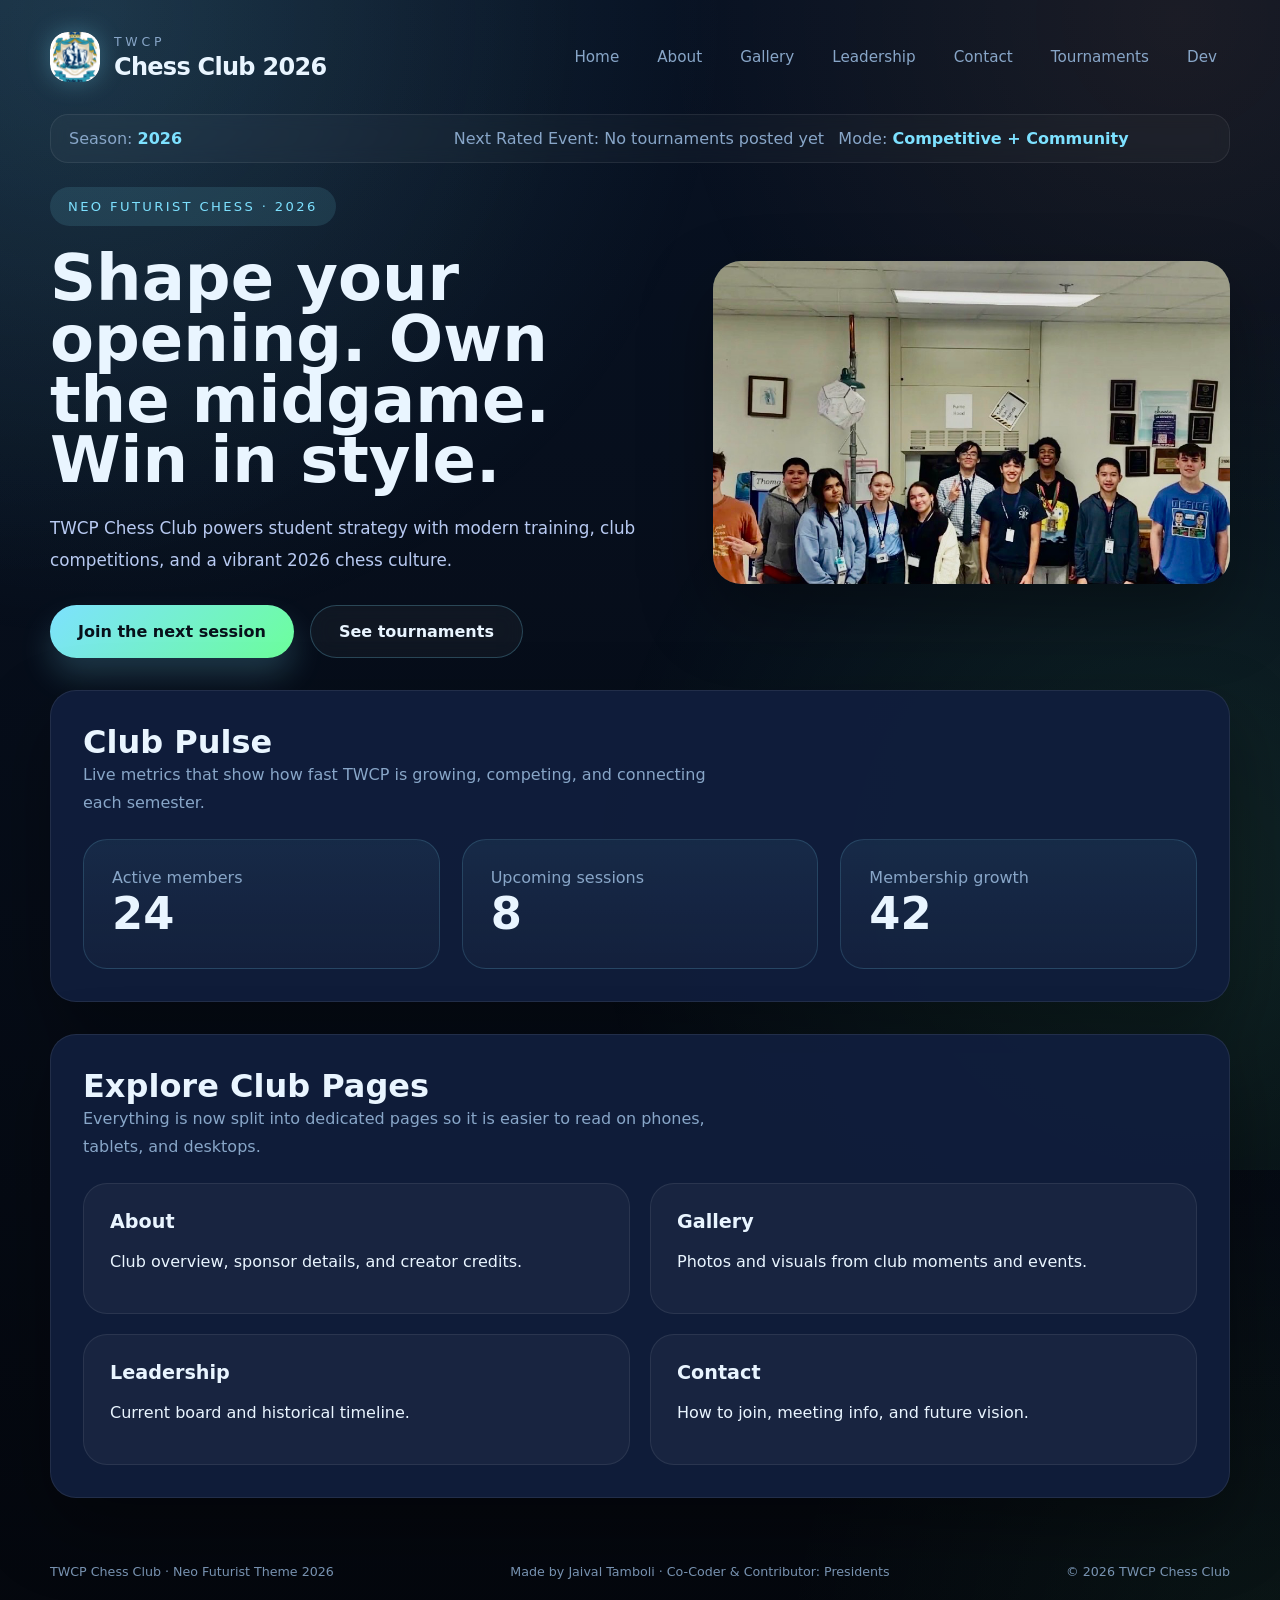
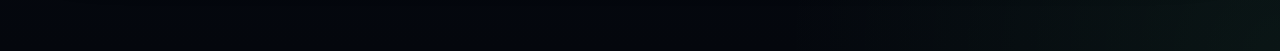
<file: index.html>
<!DOCTYPE html>
<html lang="en">
<head>
    <meta charset="UTF-8">
    <meta name="viewport" content="width=device-width, initial-scale=1.0">
    <title>TWCP Chess Club | Neo Futurist 2026</title>
    <meta name="description" content="TWCP Chess Club 2026: student-led chess training, tournaments, coaching, and club leadership at The Woodlands College Park.">
    <meta name="keywords" content="TWCP Chess Club, College Park Chess, student chess, school tournaments, chess club 2026">
    <meta name="author" content="TWCP Chess Club">
    <meta name="robots" content="index, follow, max-image-preview:large">
    <meta name="theme-color" content="#081223">
    <link rel="canonical" href="https://twcp-chess.github.io/">
    <meta property="og:type" content="website">
    <meta property="og:title" content="TWCP Chess Club | Neo Futurist 2026">
    <meta property="og:description" content="Join TWCP Chess Club for tournaments, training, and high-energy chess in 2026.">
    <meta property="og:url" content="https://twcp-chess.github.io/">
    <meta property="og:image" content="https://twcp-chess.github.io/assets/logo.png">
    <meta name="twitter:card" content="summary_large_image">
    <meta name="twitter:title" content="TWCP Chess Club | Neo Futurist 2026">
    <meta name="twitter:description" content="Student chess tournaments, growth, and community at TWCP in 2026.">
    <meta name="twitter:image" content="https://twcp-chess.github.io/assets/logo.png">
    <link rel="apple-touch-icon" sizes="180x180" href="apple-touch-icon.png">
    <link rel="icon" type="image/png" sizes="32x32" href="favicon-32x32.png">
    <link rel="icon" type="image/png" sizes="16x16" href="favicon-16x16.png">
    <link rel="manifest" href="site.webmanifest">
    <link rel="shortcut icon" href="favicon.ico">
    <link rel="stylesheet" href="styles.css">
    <script type="application/ld+json">
    {
      "@context": "https://schema.org",
      "@type": "SportsOrganization",
      "name": "TWCP Chess Club",
      "url": "https://twcp-chess.github.io/",
      "logo": "https://twcp-chess.github.io/assets/logo.png",
      "sport": "Chess",
      "email": "tphoward@conroeisd.net"
    }
    </script>
</head>
<body>
    <div class="ambient-glow"></div>
    <div class="page">
        <header class="site-header">
            <a class="brand" href="index.html">
                <span class="brand-mark"><img src="assets/logo.png" alt="TWCP Chess Club crest"></span>
                <span class="brand-title">
                    <small>TWCP</small>
                    <strong>Chess Club 2026</strong>
                </span>
            </a>
            <nav class="site-nav">
                <a href="index.html">Home</a>
                <a href="about.html">About</a>
                <a href="gallery.html">Gallery</a>
                <a href="leadership.html">Leadership</a>
                <a href="contact.html">Contact</a>
                <a href="tournaments.html">Tournaments</a>
                <a href="dev.html">Dev</a>
            </nav>
        </header>

        <main>
            <section class="status-strip reveal">
                <p>Season: <strong>2026</strong></p>
                <p>Next Rated Event: <span class="next-event-inline">Loading…</span></p>
                <p>Mode: <strong>Competitive + Community</strong></p>
            </section>

            <section id="home" class="hero">
                <div class="hero-copy">
                    <span class="badge">Neo Futurist Chess · 2026</span>
                    <h1 class="hero-title">Shape your opening. Own the midgame. Win in style.</h1>
                    <p>TWCP Chess Club powers student strategy with modern training, club competitions, and a vibrant 2026 chess culture.</p>
                    <div class="hero-actions">
                        <a href="contact.html" class="button button-primary">Join the next session</a>
                        <a href="tournaments.html" class="button button-secondary">See tournaments</a>
                    </div>
                </div>
                <div class="hero-media">
                    <img src="assets/images/chess-hall.jpg" alt="TWCP member at the World Chess Hall of Fame" loading="lazy">
                </div>
            </section>

            <section id="pulse" class="panel">
                <div class="section-heading">
                    <div>
                        <h2>Club Pulse</h2>
                        <p>Live metrics that show how fast TWCP is growing, competing, and connecting each semester.</p>
                    </div>
                </div>
                <div class="stats-grid">
                    <div class="stat-card">
                        <p>Active members</p>
                        <span class="stat-number" data-target="24">0</span>
                    </div>
                    <div class="stat-card">
                        <p>Upcoming sessions</p>
                        <span class="stat-number" data-target="8">0</span>
                    </div>
                    <div class="stat-card">
                        <p>Membership growth</p>
                        <span class="stat-number" data-target="42">0</span>
                    </div>
                </div>
            </section>

            <section class="panel">
                <div class="section-heading">
                    <div>
                        <h2>Explore Club Pages</h2>
                        <p>Everything is now split into dedicated pages so it is easier to read on phones, tablets, and desktops.</p>
                    </div>
                </div>
                <div class="page-links">
                    <a class="card page-link-card" href="about.html">
                        <h3>About</h3>
                        <p>Club overview, sponsor details, and creator credits.</p>
                    </a>
                    <a class="card page-link-card" href="gallery.html">
                        <h3>Gallery</h3>
                        <p>Photos and visuals from club moments and events.</p>
                    </a>
                    <a class="card page-link-card" href="leadership.html">
                        <h3>Leadership</h3>
                        <p>Current board and historical timeline.</p>
                    </a>
                    <a class="card page-link-card" href="contact.html">
                        <h3>Contact</h3>
                        <p>How to join, meeting info, and future vision.</p>
                    </a>
                </div>
            </section>
        </main>

        <footer class="footer">
            <small>TWCP Chess Club · Neo Futurist Theme 2026</small>
            <small>Made by Jaival Tamboli · Co-Coder &amp; Contributor: Presidents</small>
            <small>&copy; <span id="year"></span> TWCP Chess Club</small>
        </footer>
    </div>

    <script src="scripts.js"></script>
</body>
</html>
</file>
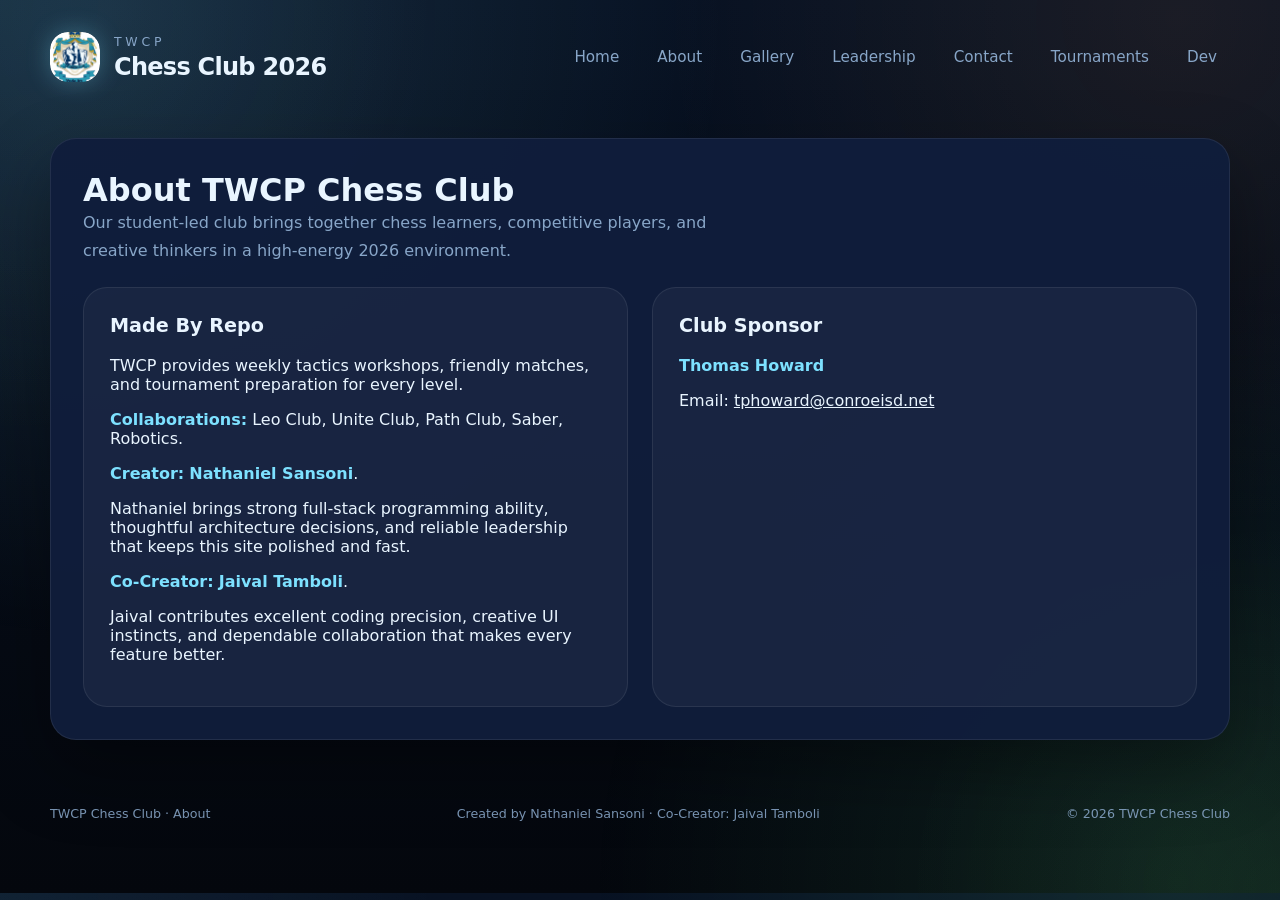
<file: about.html>
<!DOCTYPE html>
<html lang="en">
<head>
    <meta charset="UTF-8">
    <meta name="viewport" content="width=device-width, initial-scale=1.0">
    <title>TWCP Chess Club | About</title>
    <meta name="description" content="Learn about TWCP Chess Club, collaborations, sponsor details, and website creators.">
    <meta name="robots" content="index, follow, max-image-preview:large">
    <link rel="canonical" href="https://twcp-chess.github.io/about.html">
    <link rel="apple-touch-icon" sizes="180x180" href="apple-touch-icon.png">
    <link rel="icon" type="image/png" sizes="32x32" href="favicon-32x32.png">
    <link rel="icon" type="image/png" sizes="16x16" href="favicon-16x16.png">
    <link rel="manifest" href="site.webmanifest">
    <link rel="shortcut icon" href="favicon.ico">
    <link rel="stylesheet" href="styles.css">
</head>
<body>
    <div class="ambient-glow"></div>
    <div class="page">
        <header class="site-header">
            <a class="brand" href="index.html">
                <span class="brand-mark"><img src="assets/logo.png" alt="TWCP Chess Club crest"></span>
                <span class="brand-title">
                    <small>TWCP</small>
                    <strong>Chess Club 2026</strong>
                </span>
            </a>
            <nav class="site-nav">
                <a href="index.html">Home</a>
                <a href="about.html">About</a>
                <a href="gallery.html">Gallery</a>
                <a href="leadership.html">Leadership</a>
                <a href="contact.html">Contact</a>
                <a href="tournaments.html">Tournaments</a>
                <a href="dev.html">Dev</a>
            </nav>
        </header>

        <main>
            <section class="panel in-view">
                <div class="section-heading">
                    <div>
                        <h2>About TWCP Chess Club</h2>
                        <p>Our student-led club brings together chess learners, competitive players, and creative thinkers in a high-energy 2026 environment.</p>
                    </div>
                </div>
                <div class="content-grid grid-2">
                    <div class="card">
                        <h3>Made By Repo</h3>
                        <p>TWCP provides weekly tactics workshops, friendly matches, and tournament preparation for every level.</p>
                        <p><strong>Collaborations:</strong> Leo Club, Unite Club, Path Club, Saber, Robotics.</p>
                        <p><strong>Creator:</strong> <strong>Nathaniel Sansoni</strong>.</p>
                        <p>Nathaniel brings strong full-stack programming ability, thoughtful architecture decisions, and reliable leadership that keeps this site polished and fast.</p>
                        <p><strong>Co-Creator:</strong> <strong>Jaival Tamboli</strong>.</p>
                        <p>Jaival contributes excellent coding precision, creative UI instincts, and dependable collaboration that makes every feature better.</p>
                    </div>
                    <div class="card">
                        <h3>Club Sponsor</h3>
                        <p><strong>Thomas Howard</strong></p>
                        <p>Email: <a href="mailto:tphoward@conroeisd.net">tphoward@conroeisd.net</a></p>
                    </div>
                </div>
            </section>
        </main>

        <footer class="footer">
            <small>TWCP Chess Club · About</small>
            <small>Created by Nathaniel Sansoni · Co-Creator: Jaival Tamboli</small>
            <small>&copy; <span id="year"></span> TWCP Chess Club</small>
        </footer>
    </div>

    <script src="scripts.js"></script>
</body>
</html>
</file>
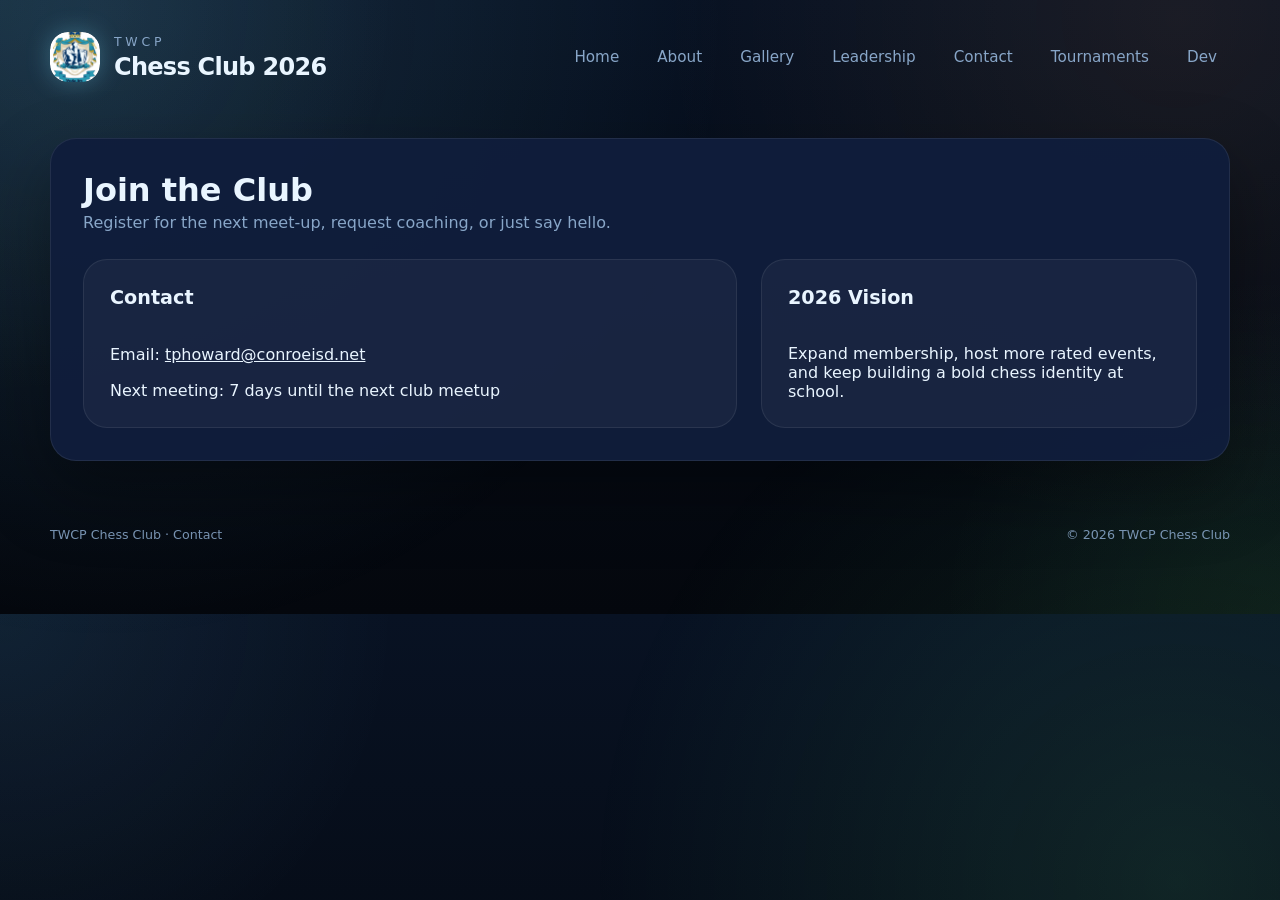
<file: contact.html>
<!DOCTYPE html>
<html lang="en">
<head>
    <meta charset="UTF-8">
    <meta name="viewport" content="width=device-width, initial-scale=1.0">
    <title>TWCP Chess Club | Contact</title>
    <meta name="description" content="Contact TWCP Chess Club, get meeting details, and join upcoming sessions.">
    <meta name="robots" content="index, follow, max-image-preview:large">
    <link rel="canonical" href="https://twcp-chess.github.io/contact.html">
    <link rel="apple-touch-icon" sizes="180x180" href="apple-touch-icon.png">
    <link rel="icon" type="image/png" sizes="32x32" href="favicon-32x32.png">
    <link rel="icon" type="image/png" sizes="16x16" href="favicon-16x16.png">
    <link rel="manifest" href="site.webmanifest">
    <link rel="shortcut icon" href="favicon.ico">
    <link rel="stylesheet" href="styles.css">
</head>
<body>
    <div class="ambient-glow"></div>
    <div class="page">
        <header class="site-header">
            <a class="brand" href="index.html">
                <span class="brand-mark"><img src="assets/logo.png" alt="TWCP Chess Club crest"></span>
                <span class="brand-title">
                    <small>TWCP</small>
                    <strong>Chess Club 2026</strong>
                </span>
            </a>
            <nav class="site-nav">
                <a href="index.html">Home</a>
                <a href="about.html">About</a>
                <a href="gallery.html">Gallery</a>
                <a href="leadership.html">Leadership</a>
                <a href="contact.html">Contact</a>
                <a href="tournaments.html">Tournaments</a>
                <a href="dev.html">Dev</a>
            </nav>
        </header>

        <main>
            <section class="panel in-view">
                <div class="section-heading">
                    <div>
                        <h2>Join the Club</h2>
                        <p>Register for the next meet-up, request coaching, or just say hello.</p>
                    </div>
                </div>
                <div class="contact-grid">
                    <div class="card contact-card">
                        <h3>Contact</h3>
                        <p>Email: <a href="mailto:tphoward@conroeisd.net">tphoward@conroeisd.net</a></p>
                        <p>Next meeting: <span class="next-event">Loading...</span></p>
                    </div>
                    <div class="card contact-card">
                        <h3>2026 Vision</h3>
                        <p>Expand membership, host more rated events, and keep building a bold chess identity at school.</p>
                    </div>
                </div>
            </section>
        </main>

        <footer class="footer">
            <small>TWCP Chess Club · Contact</small>
            <small>&copy; <span id="year"></span> TWCP Chess Club</small>
        </footer>
    </div>

    <script src="scripts.js"></script>
</body>
</html>
</file>
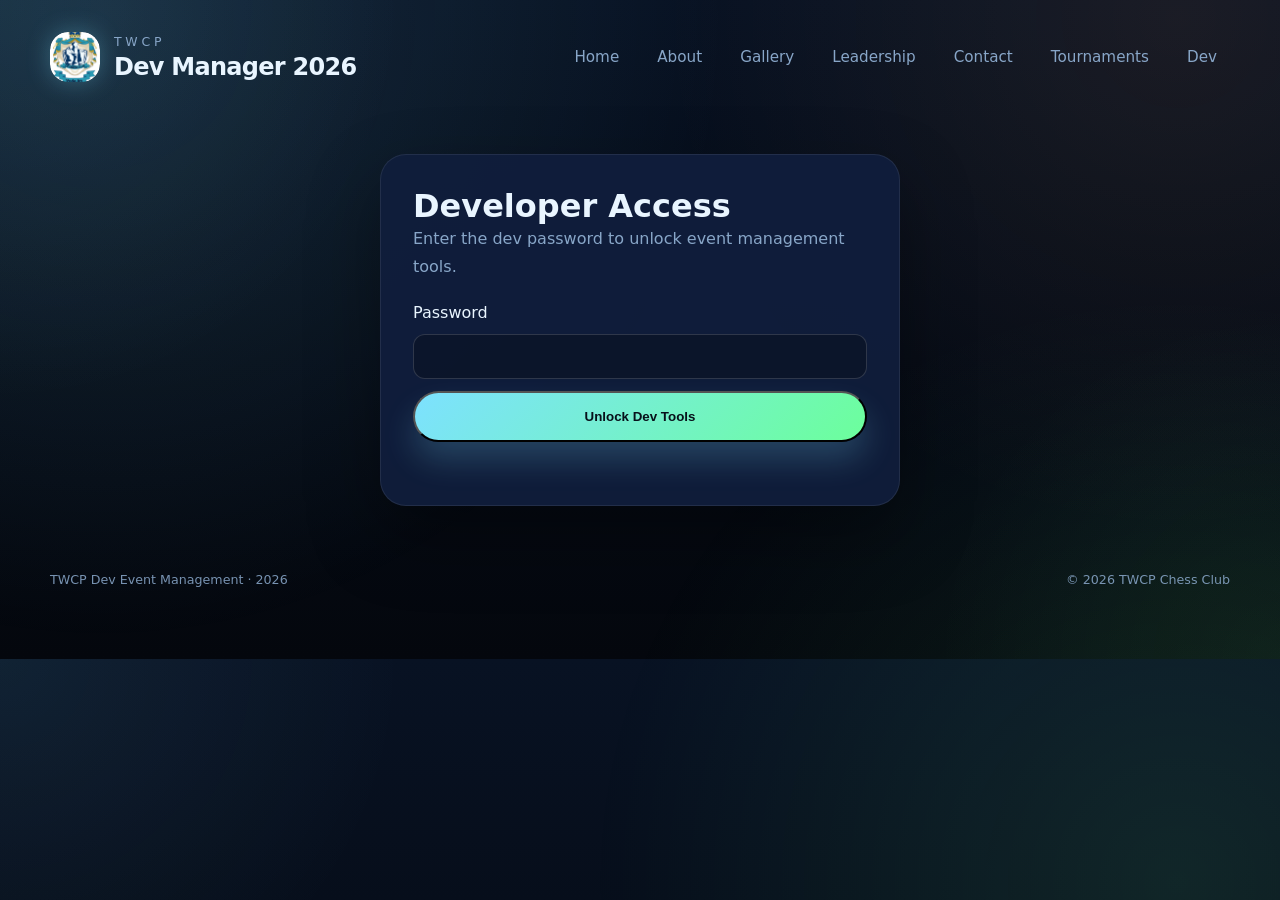
<file: dev.html>
<!DOCTYPE html>
<html lang="en">
<head>
    <meta charset="UTF-8">
    <meta name="viewport" content="width=device-width, initial-scale=1.0">
    <title>TWCP Chess Club | Dev Event Management</title>
    <meta name="description" content="Developer event management interface for TWCP Chess Club tournaments.">
    <meta name="robots" content="noindex, nofollow, noarchive, nosnippet">
    <link rel="canonical" href="https://twcp-chess.github.io/dev.html">
    <link rel="apple-touch-icon" sizes="180x180" href="apple-touch-icon.png">
    <link rel="icon" type="image/png" sizes="32x32" href="favicon-32x32.png">
    <link rel="icon" type="image/png" sizes="16x16" href="favicon-16x16.png">
    <link rel="manifest" href="site.webmanifest">
    <link rel="shortcut icon" href="favicon.ico">
    <link rel="stylesheet" href="styles.css">
</head>
<body>
    <div class="ambient-glow"></div>
    <div class="page">
        <header class="site-header">
            <a class="brand" href="index.html">
                <span class="brand-mark"><img src="assets/logo.png" alt="TWCP Chess Club crest"></span>
                <span class="brand-title">
                    <small>TWCP</small>
                    <strong>Dev Manager 2026</strong>
                </span>
            </a>
            <nav class="site-nav">
                <a href="index.html">Home</a>
                <a href="about.html">About</a>
                <a href="gallery.html">Gallery</a>
                <a href="leadership.html">Leadership</a>
                <a href="contact.html">Contact</a>
                <a href="tournaments.html">Tournaments</a>
                <a href="dev.html">Dev</a>
            </nav>
        </header>

        <main>
            <section class="panel auth-wrap in-view" id="login-panel">
                <div class="section-heading">
                    <div>
                        <h2>Developer Access</h2>
                        <p>Enter the dev password to unlock event management tools.</p>
                    </div>
                </div>
                <form id="login-form" class="auth-form">
                    <label for="dev-password">Password</label>
                    <input type="password" id="dev-password" autocomplete="off" required>
                    <button type="submit" class="button button-primary">Unlock Dev Tools</button>
                    <p id="login-message" class="muted-line"></p>
                </form>
            </section>

            <section class="panel hidden" id="manager-panel">
                <div class="section-heading">
                    <div>
                        <h2>Event Management</h2>
                        <p>Add, review, or delete tournaments shown on the public tournaments page.</p>
                    </div>
                </div>
                <div class="dev-toolbar">
                    <button id="logout-button" class="button button-secondary" type="button">Lock Dev Panel</button>
                    <a href="tournaments.html" class="button button-primary">Open Tournament Page</a>
                </div>
                <div class="card" style="margin-top: 16px;">
                    <form id="event-form" class="event-form">
                        <label for="event-name">Tournament Name</label>
                        <input id="event-name" required>

                        <label for="event-date">Date</label>
                        <input id="event-date" type="date" required>

                        <label for="event-location">Location</label>
                        <input id="event-location" required>

                        <label for="event-type">Type</label>
                        <select id="event-type" required>
                            <option value="Rapid">Rapid</option>
                            <option value="Blitz">Blitz</option>
                            <option value="Classical">Classical</option>
                            <option value="Mixed">Mixed</option>
                        </select>

                        <label for="event-notes">Notes</label>
                        <textarea id="event-notes" placeholder="Format, rounds, sections, registration details..."></textarea>

                        <button type="submit" class="button button-primary">Add Tournament</button>
                    </form>
                </div>

                <div class="section-heading" style="margin-top: 22px;">
                    <div>
                        <h2>Current Tournament Entries</h2>
                    </div>
                </div>
                <div id="dev-event-list" class="event-list"></div>
            </section>
        </main>

        <footer class="footer">
            <small>TWCP Dev Event Management · 2026</small>
            <small>&copy; <span id="year"></span> TWCP Chess Club</small>
        </footer>
    </div>

    <script src="dev.js"></script>
</body>
</html>
</file>
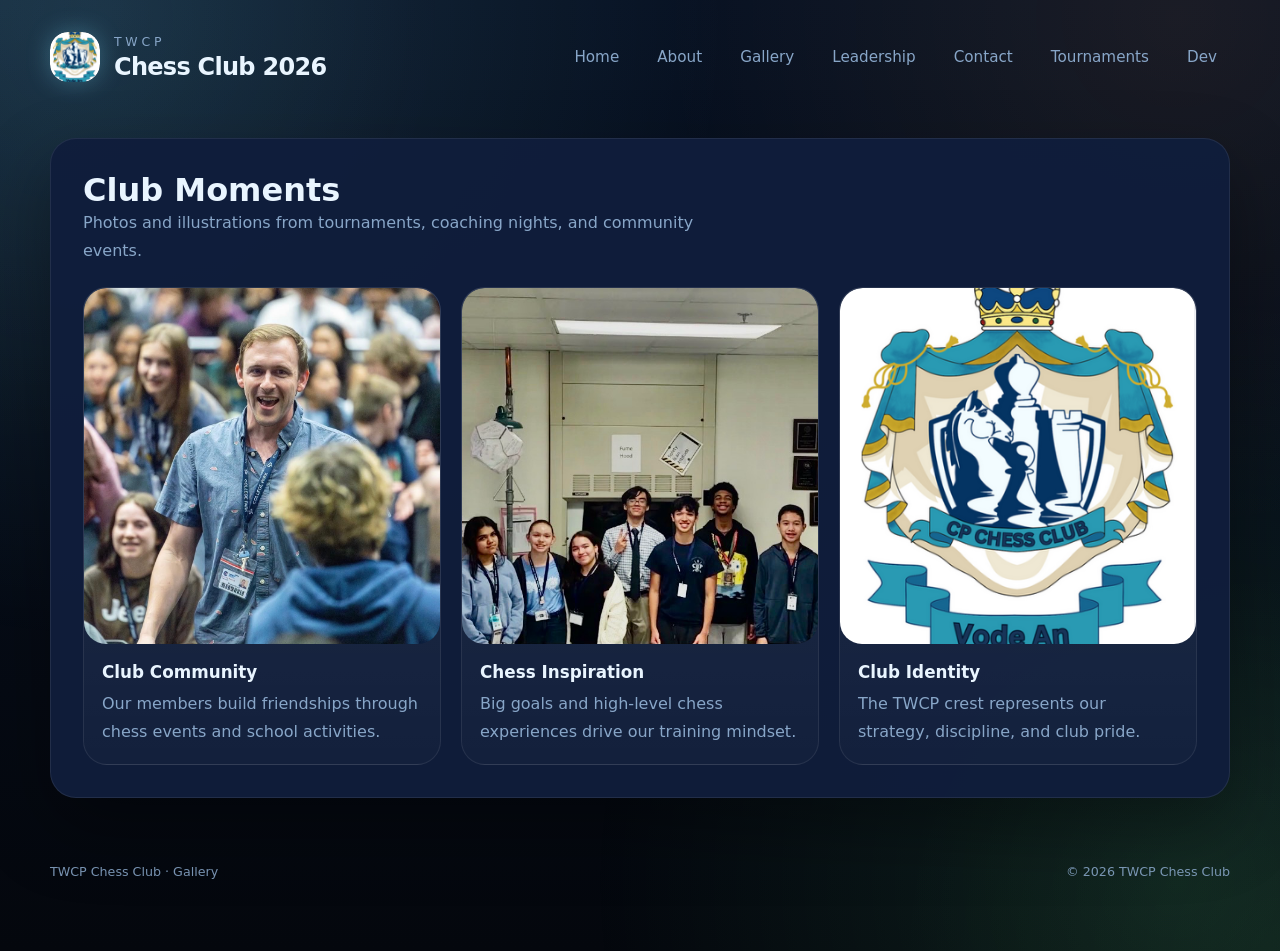
<file: gallery.html>
<!DOCTYPE html>
<html lang="en">
<head>
    <meta charset="UTF-8">
    <meta name="viewport" content="width=device-width, initial-scale=1.0">
    <title>TWCP Chess Club | Gallery</title>
    <meta name="description" content="Photos and highlights from TWCP Chess Club tournaments, meetups, and moments.">
    <meta name="robots" content="index, follow, max-image-preview:large">
    <link rel="canonical" href="https://twcp-chess.github.io/gallery.html">
    <link rel="apple-touch-icon" sizes="180x180" href="apple-touch-icon.png">
    <link rel="icon" type="image/png" sizes="32x32" href="favicon-32x32.png">
    <link rel="icon" type="image/png" sizes="16x16" href="favicon-16x16.png">
    <link rel="manifest" href="site.webmanifest">
    <link rel="shortcut icon" href="favicon.ico">
    <link rel="stylesheet" href="styles.css">
</head>
<body>
    <div class="ambient-glow"></div>
    <div class="page">
        <header class="site-header">
            <a class="brand" href="index.html">
                <span class="brand-mark"><img src="assets/logo.png" alt="TWCP Chess Club crest"></span>
                <span class="brand-title">
                    <small>TWCP</small>
                    <strong>Chess Club 2026</strong>
                </span>
            </a>
            <nav class="site-nav">
                <a href="index.html">Home</a>
                <a href="about.html">About</a>
                <a href="gallery.html">Gallery</a>
                <a href="leadership.html">Leadership</a>
                <a href="contact.html">Contact</a>
                <a href="tournaments.html">Tournaments</a>
                <a href="dev.html">Dev</a>
            </nav>
        </header>

        <main>
            <section class="panel in-view">
                <div class="section-heading">
                    <div>
                        <h2>Club Moments</h2>
                        <p>Photos and illustrations from tournaments, coaching nights, and community events.</p>
                    </div>
                </div>
                <div class="gallery-grid">
                    <article class="gallery-card">
                        <img src="assets/images/club-group.jpg" alt="TWCP Chess Club members group photo">
                        <div class="caption">
                            <h3>Club Community</h3>
                            <p>Our members build friendships through chess events and school activities.</p>
                        </div>
                    </article>
                    <article class="gallery-card">
                        <img src="assets/images/chess-hall.jpg" alt="TWCP member visiting World Chess Hall of Fame">
                        <div class="caption">
                            <h3>Chess Inspiration</h3>
                            <p>Big goals and high-level chess experiences drive our training mindset.</p>
                        </div>
                    </article>
                    <article class="gallery-card">
                        <img src="assets/logo.png" alt="TWCP Chess Club crest logo">
                        <div class="caption">
                            <h3>Club Identity</h3>
                            <p>The TWCP crest represents our strategy, discipline, and club pride.</p>
                        </div>
                    </article>
                </div>
            </section>
        </main>

        <footer class="footer">
            <small>TWCP Chess Club · Gallery</small>
            <small>&copy; <span id="year"></span> TWCP Chess Club</small>
        </footer>
    </div>

    <script src="scripts.js"></script>
</body>
</html>
</file>
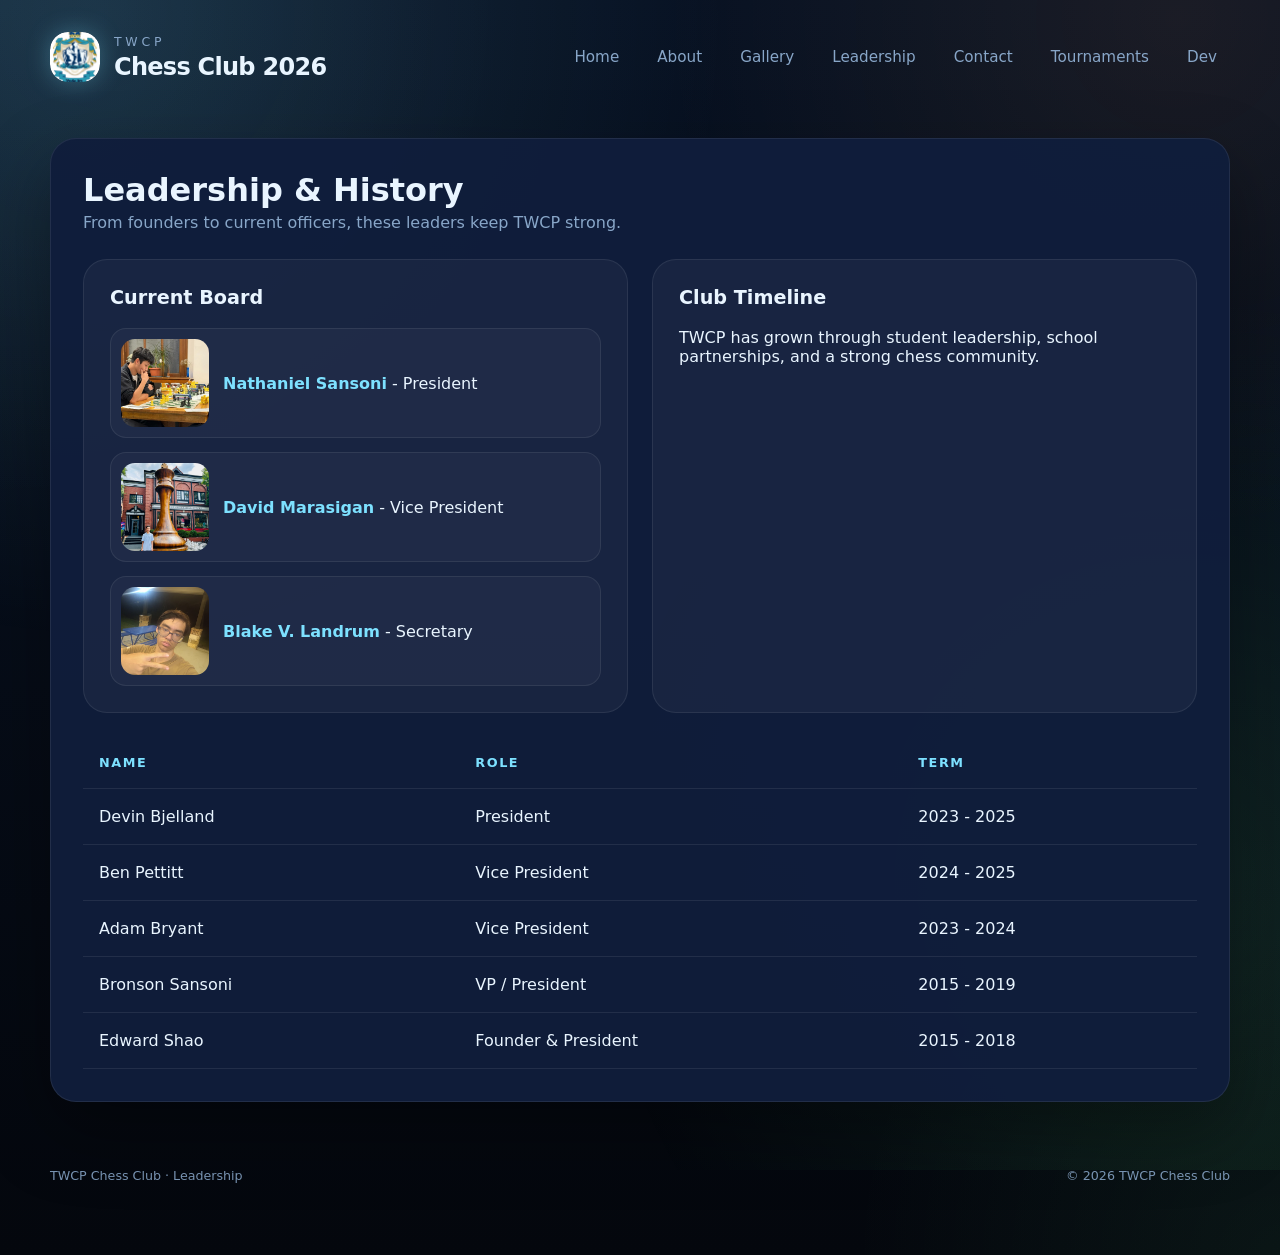
<file: leadership.html>
<!DOCTYPE html>
<html lang="en">
<head>
    <meta charset="UTF-8">
    <meta name="viewport" content="width=device-width, initial-scale=1.0">
    <title>TWCP Chess Club | Leadership</title>
    <meta name="description" content="Current TWCP Chess Club board and historical leadership timeline.">
    <meta name="robots" content="index, follow, max-image-preview:large">
    <link rel="canonical" href="https://twcp-chess.github.io/leadership.html">
    <link rel="apple-touch-icon" sizes="180x180" href="apple-touch-icon.png">
    <link rel="icon" type="image/png" sizes="32x32" href="favicon-32x32.png">
    <link rel="icon" type="image/png" sizes="16x16" href="favicon-16x16.png">
    <link rel="manifest" href="site.webmanifest">
    <link rel="shortcut icon" href="favicon.ico">
    <link rel="stylesheet" href="styles.css">
</head>
<body>
    <div class="ambient-glow"></div>
    <div class="page">
        <header class="site-header">
            <a class="brand" href="index.html">
                <span class="brand-mark"><img src="assets/logo.png" alt="TWCP Chess Club crest"></span>
                <span class="brand-title">
                    <small>TWCP</small>
                    <strong>Chess Club 2026</strong>
                </span>
            </a>
            <nav class="site-nav">
                <a href="index.html">Home</a>
                <a href="about.html">About</a>
                <a href="gallery.html">Gallery</a>
                <a href="leadership.html">Leadership</a>
                <a href="contact.html">Contact</a>
                <a href="tournaments.html">Tournaments</a>
                <a href="dev.html">Dev</a>
            </nav>
        </header>

        <main>
            <section class="panel in-view">
                <div class="section-heading">
                    <div>
                        <h2>Leadership &amp; History</h2>
                        <p>From founders to current officers, these leaders keep TWCP strong.</p>
                    </div>
                </div>
                <div class="content-grid grid-2">
                    <div class="card">
                        <h3>Current Board</h3>
                        <div class="leaders-grid">
                            <article class="leader-card">
                                <img src="assets/images/nathaniel-sansoni.png" alt="Nathaniel Sansoni portrait">
                                <p><strong>Nathaniel Sansoni</strong> - President</p>
                            </article>
                            <article class="leader-card">
                                <img src="assets/images/david-marasigan.jpg" alt="David Marasigan portrait">
                                <p><strong>David Marasigan</strong> - Vice President</p>
                            </article>
                            <article class="leader-card">
                                <img src="assets/images/blake-landrum.jpg" alt="Blake V. Landrum portrait">
                                <p><strong>Blake V. Landrum</strong> - Secretary</p>
                            </article>
                        </div>
                    </div>
                    <div class="card">
                        <h3>Club Timeline</h3>
                        <p>TWCP has grown through student leadership, school partnerships, and a strong chess community.</p>
                    </div>
                </div>

                <div class="table-scroll">
                    <table class="leadership-table">
                        <thead>
                            <tr>
                                <th>Name</th>
                                <th>Role</th>
                                <th>Term</th>
                            </tr>
                        </thead>
                        <tbody>
                            <tr><td>Devin Bjelland</td><td>President</td><td>2023 - 2025</td></tr>
                            <tr><td>Ben Pettitt</td><td>Vice President</td><td>2024 - 2025</td></tr>
                            <tr><td>Adam Bryant</td><td>Vice President</td><td>2023 - 2024</td></tr>
                            <tr><td>Bronson Sansoni</td><td>VP / President</td><td>2015 - 2019</td></tr>
                            <tr><td>Edward Shao</td><td>Founder &amp; President</td><td>2015 - 2018</td></tr>
                        </tbody>
                    </table>
                </div>
            </section>
        </main>

        <footer class="footer">
            <small>TWCP Chess Club · Leadership</small>
            <small>&copy; <span id="year"></span> TWCP Chess Club</small>
        </footer>
    </div>

    <script src="scripts.js"></script>
</body>
</html>
</file>
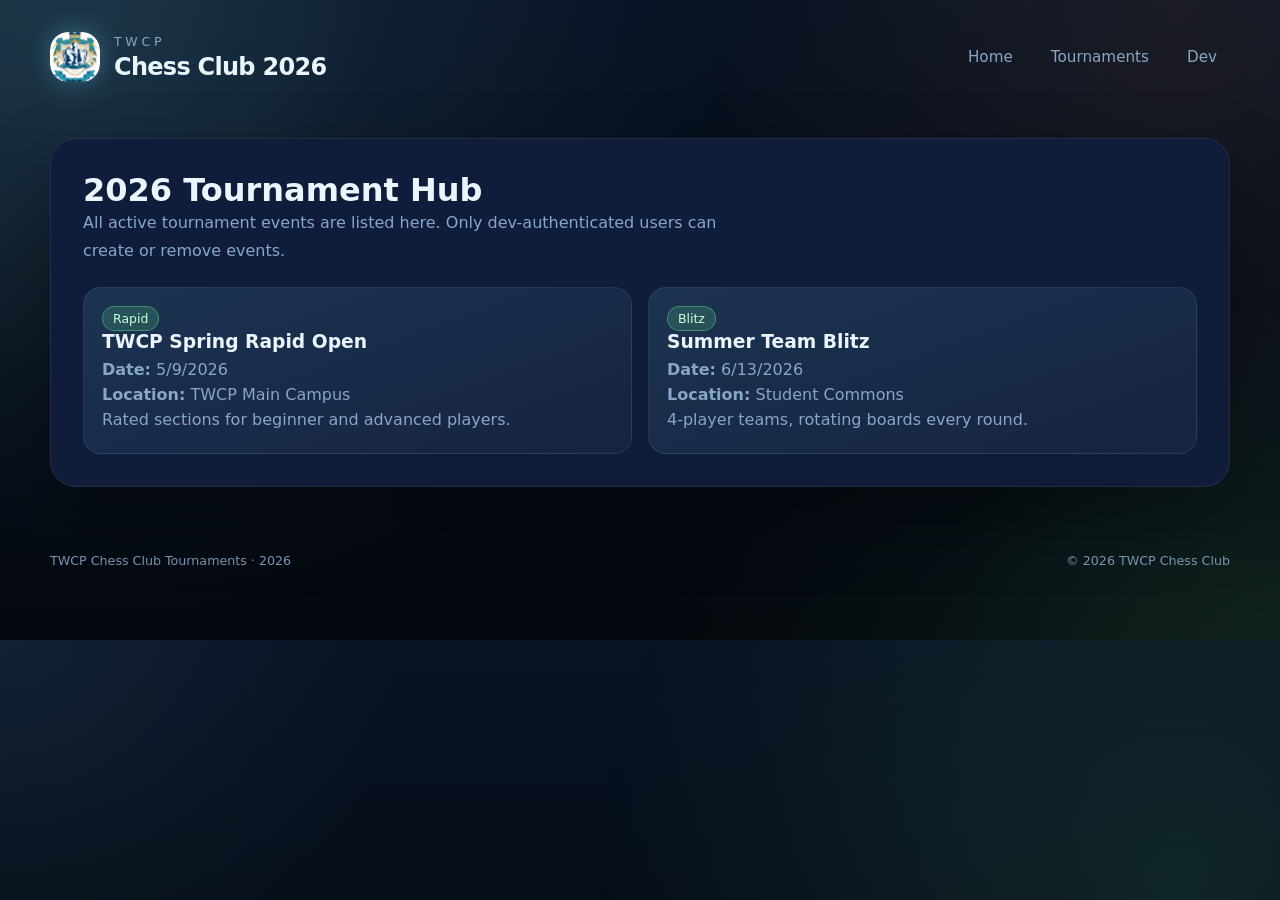
<file: tournaments.html>
<!DOCTYPE html>
<html lang="en">
<head>
    <meta charset="UTF-8">
    <meta name="viewport" content="width=device-width, initial-scale=1.0">
    <title>TWCP Chess Club | Tournaments 2026</title>
    <meta name="description" content="View TWCP Chess Club tournament schedule for 2026, including upcoming rapid, blitz, and classical events.">
    <meta name="keywords" content="TWCP tournaments, chess tournament schedule, school chess events, blitz rapid classical">
    <meta name="robots" content="index, follow, max-image-preview:large">
    <link rel="canonical" href="https://twcp-chess.github.io/tournaments.html">
    <meta property="og:type" content="website">
    <meta property="og:title" content="TWCP Chess Club | Tournaments 2026">
    <meta property="og:description" content="Track upcoming TWCP Chess Club tournaments in 2026.">
    <meta property="og:url" content="https://twcp-chess.github.io/tournaments.html">
    <meta property="og:image" content="https://twcp-chess.github.io/assets/logo.png">
    <meta name="twitter:card" content="summary_large_image">
    <meta name="twitter:title" content="TWCP Chess Club | Tournaments 2026">
    <meta name="twitter:description" content="Upcoming TWCP chess events and tournaments.">
    <meta name="twitter:image" content="https://twcp-chess.github.io/assets/logo.png">
    <link rel="apple-touch-icon" sizes="180x180" href="apple-touch-icon.png">
    <link rel="icon" type="image/png" sizes="32x32" href="favicon-32x32.png">
    <link rel="icon" type="image/png" sizes="16x16" href="favicon-16x16.png">
    <link rel="manifest" href="site.webmanifest">
    <link rel="shortcut icon" href="favicon.ico">
    <link rel="stylesheet" href="styles.css">
</head>
<body>
    <div class="ambient-glow"></div>
    <div class="page">
        <header class="site-header">
            <a class="brand" href="index.html">
                <span class="brand-mark"><img src="assets/logo.png" alt="TWCP Chess Club crest"></span>
                <span class="brand-title">
                    <small>TWCP</small>
                    <strong>Chess Club 2026</strong>
                </span>
            </a>
            <nav class="site-nav">
                <a href="index.html">Home</a>
                <a href="tournaments.html">Tournaments</a>
                <a href="dev.html">Dev</a>
            </nav>
        </header>

        <main>
            <section class="panel in-view">
                <div class="section-heading">
                    <div>
                        <h2>2026 Tournament Hub</h2>
                        <p>All active tournament events are listed here. Only dev-authenticated users can create or remove events.</p>
                    </div>
                </div>
                <div id="tournament-list" class="event-list"></div>
            </section>
        </main>

        <footer class="footer">
            <small>TWCP Chess Club Tournaments · 2026</small>
            <small>&copy; <span id="year"></span> TWCP Chess Club</small>
        </footer>
    </div>

    <script src="tournaments.js"></script>
</body>
</html>
</file>
<file: styles.css>
:root {
    --bg: #05070f;
    --panel: rgba(16, 30, 60, 0.96);
    --panel-soft: rgba(24, 40, 72, 0.88);
    --border: rgba(125, 225, 255, 0.18);
    --text: #e9f5ff;
    --muted: #88a6c8;
    --neon: #7de1ff;
    --accent: #6cff9b;
    --shadow: 0 30px 70px rgba(0, 0, 0, 0.34);
    --radius: 26px;
}

* {
    box-sizing: border-box;
}

html {
    scroll-behavior: smooth;
}

body {
    margin: 0;
    min-height: 100%;
    font-family: Inter, system-ui, -apple-system, BlinkMacSystemFont, 'Segoe UI', sans-serif;
    color: var(--text);
    background: radial-gradient(circle at top left, rgba(125, 225, 255, 0.08), transparent 28%),
                radial-gradient(circle at bottom right, rgba(108, 255, 155, 0.06), transparent 24%),
                linear-gradient(180deg, #081223 0%, #04070d 100%);
    overflow-x: hidden;
}

.ambient-glow {
    position: fixed;
    inset: -30% -20%;
    background:
        radial-gradient(circle at 20% 20%, rgba(125, 225, 255, 0.12), transparent 34%),
        radial-gradient(circle at 80% 80%, rgba(108, 255, 155, 0.1), transparent 32%),
        radial-gradient(circle at 80% 20%, rgba(255, 156, 76, 0.08), transparent 28%);
    animation: drift 18s ease-in-out infinite alternate;
    pointer-events: none;
    z-index: 0;
}

@keyframes drift {
    from {
        transform: translate3d(-2%, -1%, 0) scale(1);
    }
    to {
        transform: translate3d(2%, 1%, 0) scale(1.08);
    }
}

img {
    display: block;
    max-width: 100%;
    height: auto;
    border-radius: 22px;
}

a {
    color: inherit;
}

.page {
    width: min(1180px, calc(100% - 32px));
    margin: 0 auto;
    padding: 32px 0 72px;
    position: relative;
    z-index: 1;
}

.site-header {
    display: flex;
    align-items: center;
    justify-content: space-between;
    flex-wrap: wrap;
    gap: 18px;
    padding-bottom: 24px;
}

.brand {
    display: inline-flex;
    align-items: center;
    gap: 14px;
    text-decoration: none;
}

.brand-mark {
    width: 50px;
    height: 50px;
    border-radius: 18px;
    overflow: hidden;
    display: inline-block;
    box-shadow: 0 0 25px rgba(125, 225, 255, 0.3);
}

.brand-mark img {
    width: 100%;
    height: 100%;
    object-fit: cover;
    border-radius: 18px;
}

.brand-title {
    display: grid;
    gap: 4px;
}

.brand-title small {
    text-transform: uppercase;
    letter-spacing: 0.3em;
    color: var(--muted);
    font-size: 0.78rem;
}

.brand-title strong {
    font-size: clamp(1.15rem, 2.3vw, 1.5rem);
    letter-spacing: -0.03em;
}

.site-nav {
    display: flex;
    flex-wrap: wrap;
    gap: 12px;
    align-items: center;
}

.site-nav a {
    display: inline-flex;
    align-items: center;
    justify-content: center;
    padding: 8px 12px;
    border-radius: 999px;
    text-decoration: none;
    color: var(--muted);
    font-size: 0.95rem;
    border: 1px solid transparent;
    transition: color 0.24s ease, border-color 0.24s ease, background-color 0.24s ease;
}

.site-nav a:hover {
    color: var(--neon);
    border-color: rgba(125, 225, 255, 0.24);
    background: rgba(255, 255, 255, 0.03);
}

.status-strip {
    display: grid;
    gap: 12px;
    grid-template-columns: repeat(3, minmax(0, 1fr));
    margin: 8px 0 20px;
    padding: 14px 18px;
    border: 1px solid rgba(255,255,255,0.08);
    border-radius: 18px;
    background: rgba(255,255,255,0.03);
    backdrop-filter: blur(8px);
}

.status-strip p {
    margin: 0;
    color: var(--muted);
}

.status-strip strong {
    color: var(--neon);
}

.hero {
    display: grid;
    grid-template-columns: 1.1fr 0.9fr;
    gap: 32px;
    align-items: center;
    margin-top: 24px;
}

.hero-copy {
    max-width: 620px;
}

.hero-copy .badge {
    display: inline-flex;
    align-items: center;
    gap: 10px;
    padding: 12px 18px;
    border-radius: 999px;
    background: rgba(125, 225, 255, 0.12);
    color: var(--neon);
    font-size: 0.82rem;
    letter-spacing: 0.18em;
    text-transform: uppercase;
}

.hero-title {
    margin: 22px 0 0;
    font-size: clamp(2.75rem, 5vw, 4.6rem);
    line-height: 0.95;
}

.hero-copy p {
    margin: 22px 0 0;
    color: #b8caf2;
    max-width: 620px;
    line-height: 1.9;
    font-size: 1.05rem;
}

.hero-actions {
    display: flex;
    flex-wrap: wrap;
    gap: 16px;
    margin-top: 28px;
}

.button {
    display: inline-flex;
    align-items: center;
    justify-content: center;
    padding: 16px 28px;
    border-radius: 999px;
    font-weight: 700;
    text-decoration: none;
    transition: transform 0.22s ease, box-shadow 0.22s ease;
}

.button-primary {
    background: linear-gradient(135deg, var(--neon), var(--accent));
    color: #07101a;
    box-shadow: 0 18px 32px rgba(125, 225, 255, 0.2);
}

.button-secondary {
    border: 1px solid rgba(125, 225, 255, 0.24);
    color: var(--text);
    backdrop-filter: blur(10px);
    background: rgba(255,255,255,0.04);
}

.button:hover {
    transform: translateY(-2px);
}

.hero-media {
    position: relative;
    overflow: hidden;
    border-radius: 28px;
    box-shadow: var(--shadow);
    background: linear-gradient(180deg, rgba(125,225,255,0.12), rgba(15,30,60,0.96));
}

.hero-media img {
    width: 100%;
    aspect-ratio: 16 / 10;
    object-fit: cover;
}

.panel {
    margin-top: 32px;
    padding: 32px;
    border-radius: var(--radius);
    background: var(--panel);
    border: 1px solid rgba(255,255,255,0.08);
    box-shadow: var(--shadow);
}

.reveal {
    opacity: 0;
    transform: translateY(14px);
    transition: opacity 0.45s ease, transform 0.45s ease;
}

.reveal.in-view {
    opacity: 1;
    transform: translateY(0);
}

.section-heading {
    display: flex;
    align-items: flex-end;
    justify-content: space-between;
    gap: 18px;
    margin-bottom: 22px;
}

.section-heading h2 {
    margin: 0;
    font-size: 2rem;
}

.section-heading p {
    margin: 0;
    color: var(--muted);
    max-width: 640px;
    line-height: 1.75;
}

.content-grid {
    display: grid;
    gap: 24px;
}

.page-links {
    display: grid;
    gap: 20px;
    grid-template-columns: repeat(2, minmax(0, 1fr));
}

.page-link-card {
    text-decoration: none;
    transition: transform 0.22s ease, border-color 0.22s ease;
}

.page-link-card:hover {
    transform: translateY(-2px);
    border-color: rgba(125, 225, 255, 0.3);
}

.grid-3 {
    grid-template-columns: repeat(3, minmax(0, 1fr));
}

.grid-2 {
    grid-template-columns: repeat(2, minmax(0, 1fr));
}

.card {
    padding: 26px;
    border-radius: 24px;
    background: rgba(255,255,255,0.04);
    border: 1px solid rgba(255,255,255,0.08);
}

.card strong {
    color: var(--neon);
}

.card h3 {
    margin-top: 0;
    font-size: 1.2rem;
}

.stats-grid {
    display: grid;
    gap: 22px;
    grid-template-columns: repeat(3, minmax(0, 1fr));
}

.stat-card {
    padding: 28px;
    background: linear-gradient(180deg, rgba(125,225,255,0.07), rgba(255,255,255,0.02));
    border: 1px solid rgba(125, 225, 255, 0.16);
    border-radius: 24px;
}

.stat-card p {
    margin: 0;
    color: var(--muted);
}

.stat-number {
    margin-top: 18px;
    font-size: 2.8rem;
    font-weight: 800;
}

.gallery-grid {
    display: grid;
    gap: 20px;
    grid-template-columns: repeat(3, minmax(0, 1fr));
}

.gallery-card {
    overflow: hidden;
    border-radius: 24px;
    background: linear-gradient(180deg, rgba(255,255,255,0.08), rgba(255,255,255,0.02));
    border: 1px solid rgba(255,255,255,0.08);
}

.gallery-card img {
    width: 100%;
    display: block;
    aspect-ratio: 1 / 1;
    object-fit: cover;
}

.gallery-card .caption {
    padding: 18px;
}

.gallery-card .caption h3 {
    margin: 0 0 8px;
    font-size: 1.05rem;
}

.gallery-card .caption p {
    margin: 0;
    color: var(--muted);
    line-height: 1.75;
}

.leadership-table {
    width: 100%;
    border-collapse: collapse;
    margin-top: 24px;
    min-width: 560px;
}

.table-scroll {
    width: 100%;
    overflow-x: auto;
    -webkit-overflow-scrolling: touch;
}

.leaders-grid {
    margin-top: 16px;
    display: grid;
    gap: 14px;
}

.leader-card {
    display: grid;
    grid-template-columns: 88px 1fr;
    align-items: center;
    gap: 14px;
    background: rgba(255,255,255,0.03);
    border: 1px solid rgba(255,255,255,0.08);
    border-radius: 16px;
    padding: 10px;
}

.leader-card img {
    width: 88px;
    height: 88px;
    border-radius: 14px;
    object-fit: cover;
}

.leader-card p {
    margin: 0;
}

.leadership-table th,
.leadership-table td {
    padding: 18px 16px;
    border-bottom: 1px solid rgba(255,255,255,0.08);
    text-align: left;
}

.leadership-table th {
    color: var(--neon);
    font-size: 0.8rem;
    letter-spacing: 0.12em;
    text-transform: uppercase;
}

.leadership-table tbody tr:hover {
    background: rgba(125, 225, 255, 0.06);
}

.contact-grid {
    display: grid;
    gap: 24px;
    grid-template-columns: 1.2fr 0.8fr;
}

.event-list {
    display: grid;
    gap: 16px;
    grid-template-columns: repeat(2, minmax(0, 1fr));
}

.event-card {
    padding: 18px;
    border-radius: 18px;
    border: 1px solid rgba(255,255,255,0.08);
    background: linear-gradient(160deg, rgba(125,225,255,0.12), rgba(255,255,255,0.03));
}

.event-card h3 {
    margin: 0 0 8px;
}

.event-card p {
    margin: 6px 0;
    color: var(--muted);
}

.pill {
    display: inline-flex;
    font-size: 0.78rem;
    padding: 4px 10px;
    border-radius: 999px;
    background: rgba(108, 255, 155, 0.16);
    color: #c9ffd5;
    border: 1px solid rgba(108, 255, 155, 0.35);
}

.auth-wrap {
    max-width: 520px;
    margin: 48px auto 0;
}

.auth-form,
.event-form {
    display: grid;
    gap: 12px;
}

input,
select,
textarea {
    width: 100%;
    padding: 12px;
    border-radius: 12px;
    border: 1px solid rgba(255,255,255,0.15);
    background: rgba(0,0,0,0.25);
    color: var(--text);
    font: inherit;
}

textarea {
    min-height: 96px;
    resize: vertical;
}

.button-danger {
    background: linear-gradient(135deg, #ff7070, #ff9a6b);
    color: #2a0909;
}

.dev-toolbar {
    display: flex;
    gap: 12px;
    flex-wrap: wrap;
}

.hidden {
    display: none !important;
}

.muted-line {
    margin: 0;
    color: var(--muted);
    min-height: 1.2em;
}

.contact-card {
    display: grid;
    gap: 16px;
}

.contact-card p,
.contact-card strong {
    margin: 0;
}

.footer {
    margin-top: 42px;
    padding-top: 24px;
    display: flex;
    justify-content: space-between;
    align-items: center;
    flex-wrap: wrap;
    gap: 12px;
    color: var(--muted);
    font-size: 0.95rem;
}

footer small {
    opacity: 0.88;
}

@media (max-width: 980px) {
    .hero {
        grid-template-columns: 1fr;
    }

    .grid-2,
    .stats-grid,
    .gallery-grid,
    .status-strip,
    .page-links {
        grid-template-columns: 1fr;
    }

    .event-list {
        grid-template-columns: 1fr;
    }

    .contact-grid {
        grid-template-columns: 1fr;
    }
}

@media (max-width: 820px) {
    .panel {
        padding: 24px 20px;
    }

    .site-nav {
        width: 100%;
        flex-wrap: nowrap;
        overflow-x: auto;
        padding-bottom: 4px;
        scrollbar-width: thin;
    }
}

@media (max-width: 680px) {
    .page {
        width: calc(100% - 24px);
        padding-top: 20px;
    }

    .site-header {
        align-items: flex-start;
        gap: 14px;
    }

    .site-nav {
        justify-content: flex-start;
    }

    .hero-title {
        font-size: clamp(2rem, 10vw, 2.8rem);
    }

    .hero-copy p {
        line-height: 1.7;
        font-size: 1rem;
    }

    .panel {
        padding: 20px 16px;
        border-radius: 20px;
    }

    .leader-card {
        grid-template-columns: 1fr;
        text-align: center;
    }

    .leader-card img {
        margin: 0 auto;
    }

    .footer {
        flex-direction: column;
        align-items: flex-start;
    }
}
</file>
